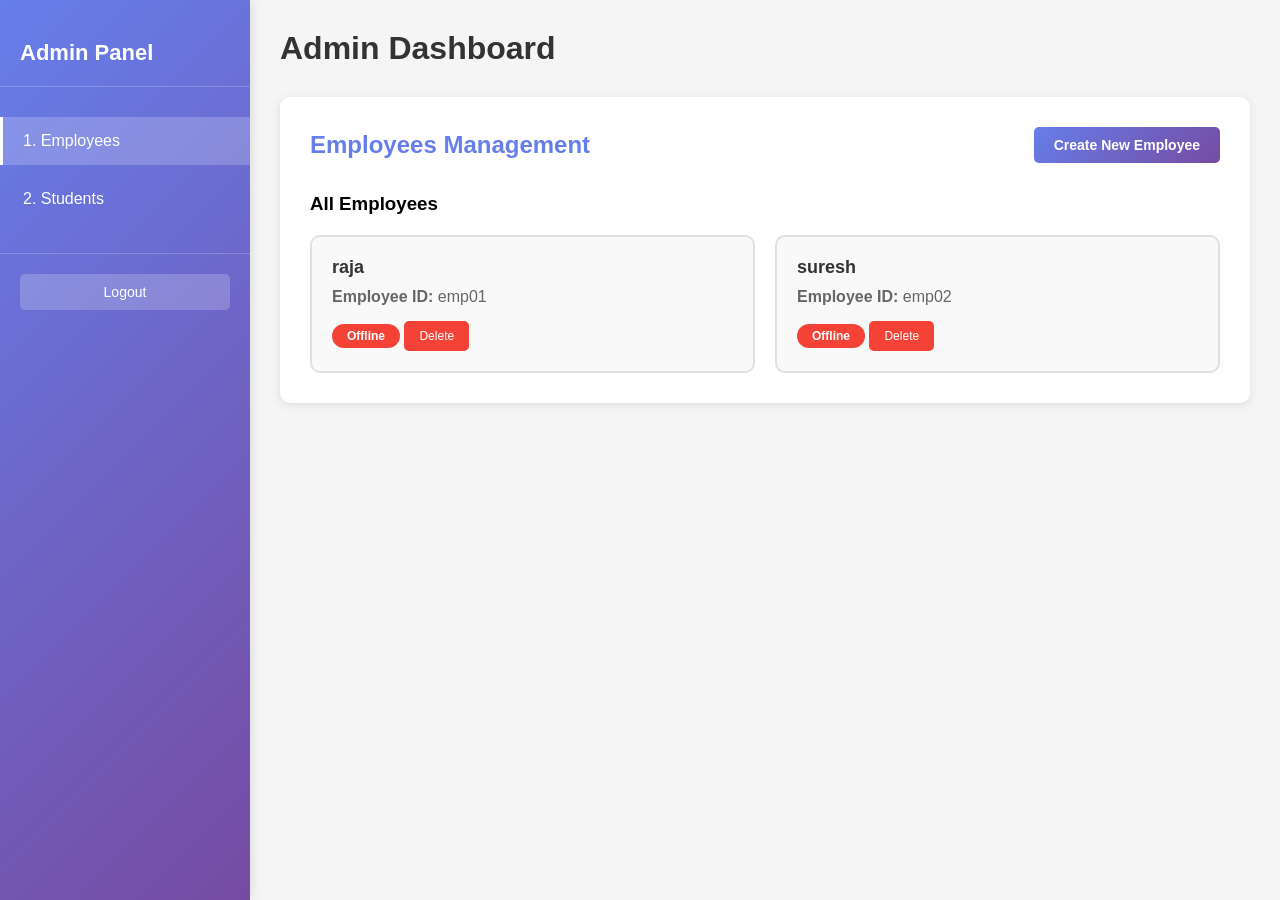
<file: admin.html>
<!DOCTYPE html>
<html lang="en">
<head>
    <meta charset="UTF-8">
    <meta name="viewport" content="width=device-width, initial-scale=1.0">
    <title>Admin Dashboard - Bharath Cares</title>
    <link rel="stylesheet" href="css/style.css">
</head>
<body>
    <div class="admin-wrapper">
        <!-- Sidebar Overlay -->
        <div class="sidebar-overlay" onclick="toggleSidebar()"></div>
        <!-- Sidebar -->
        <div class="sidebar">
            <div class="sidebar-header">
                <h2>Admin Panel</h2>
            </div>
            <ul class="sidebar-menu">
                <li><button class="sidebar-btn active" onclick="showEmployees()">1. Employees</button></li>
                <li><button class="sidebar-btn" onclick="showStudents()">2. Students</button></li>
            </ul>
            <div class="sidebar-footer">
                <button onclick="location.href='index.html'" class="logout-btn">Logout</button>
            </div>
        </div>

        <!-- Main Content -->
        <div class="admin-content">
            <div class="admin-header">
                <button class="sidebar-toggle-mobile" onclick="toggleSidebar()" aria-label="Toggle sidebar">
                    <span></span>
                    <span></span>
                    <span></span>
                </button>
                <h1>Admin Dashboard</h1>
            </div>

            <!-- Employees Section -->
            <div id="employeesSection" class="content-section">
                <div class="section-header">
                    <h2>Employees Management</h2>
                    <div class="action-buttons">
                        <button class="btn-primary" onclick="showCreateEmployee()">Create New Employee</button>
                    </div>
                </div>

                <!-- Employee List -->
                <div id="employeeListContainer" class="employee-list-container">
                    <h3>All Employees</h3>
                    <div id="employeeList" class="employee-list"></div>
                </div>

                <!-- Create Employee Form -->
                <div id="createEmployeeForm" class="form-container" style="display:none;">
                    <h3>Create New Employee</h3>
                    <input type="text" id="newEmpName" placeholder="Employee Name" required>
                    <input type="text" id="newEmpId" placeholder="Employee ID" required>
                    <input type="password" id="newEmpPassword" placeholder="Password" required>
                    <div class="form-buttons">
                        <button class="btn-primary" onclick="createEmployee()">Create Employee</button>
                        <button class="btn-secondary" onclick="cancelCreateEmployee()">Cancel</button>
                    </div>
                </div>
            </div>

            <!-- Students Section -->
            <div id="studentsSection" class="content-section" style="display:none;">
                <h2>Students Management</h2>
                <p>Student section will be implemented later.</p>
            </div>

            <!-- Employee Details Modal -->
            <div id="employeeDetailsModal" class="modal" style="display:none;">
                <div class="modal-content">
                    <span class="close" onclick="closeEmployeeDetails()">&times;</span>
                    <h2 id="employeeDetailsName">Employee Details</h2>
                    <div id="employeeDetailsContent"></div>
                </div>
            </div>
        </div>
    </div>

    <script src="js/script.js"></script>
</body>
</html>
</file>
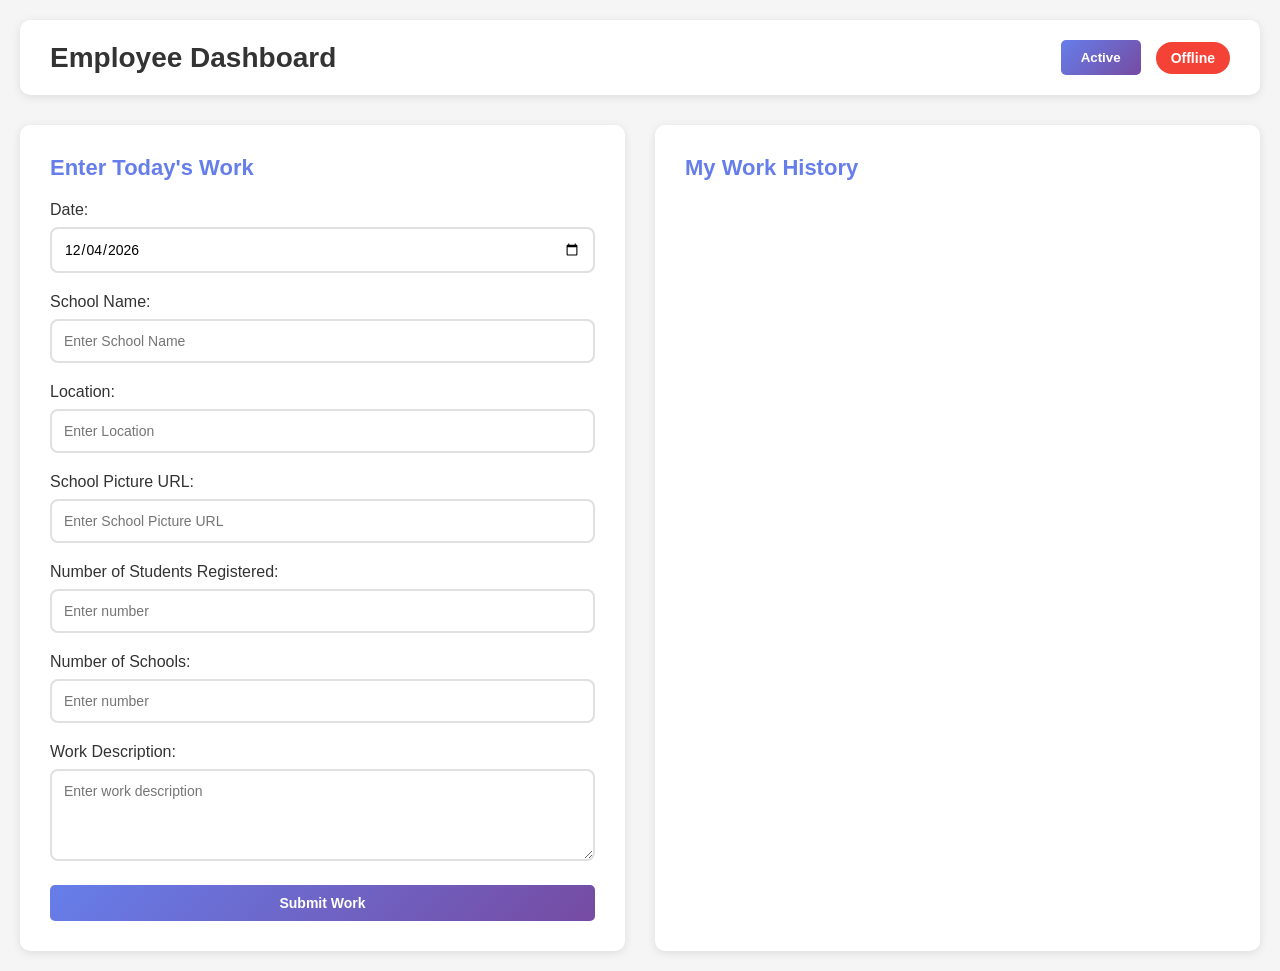
<file: employee.html>
<!DOCTYPE html>
<html lang="en">
<head>
    <meta charset="UTF-8">
    <meta name="viewport" content="width=device-width, initial-scale=1.0">
    <title>Employee Dashboard - Bharath Cares</title>
    <link rel="stylesheet" href="css/style.css">
</head>
<body>
    <div class="employee-wrapper">
        <div class="employee-header">
            <h1>Employee Dashboard</h1>
            <div class="status-control">
                <button id="activeBtn" class="active-status-btn">Active</button>
                <span id="statusIndicator" class="status-indicator offline">Offline</span>
            </div>
        </div>

        <div class="employee-content">
            <div class="work-entry-section">
                <h2>Enter Today's Work</h2>
                <form id="workEntryForm" class="work-form">
                    <div class="form-group">
                        <label>Date:</label>
                        <input type="date" id="workDate" required>
                    </div>
                    <div class="form-group">
                        <label>School Name:</label>
                        <input type="text" id="schoolName" placeholder="Enter School Name" required>
                    </div>
                    <div class="form-group">
                        <label>Location:</label>
                        <input type="text" id="location" placeholder="Enter Location" required>
                    </div>
                    <div class="form-group">
                        <label>School Picture URL:</label>
                        <input type="text" id="picUrl" placeholder="Enter School Picture URL">
                    </div>
                    <div class="form-group">
                        <label>Number of Students Registered:</label>
                        <input type="number" id="studentsRegistered" placeholder="Enter number" min="0">
                    </div>
                    <div class="form-group">
                        <label>Number of Schools:</label>
                        <input type="number" id="numberOfSchools" placeholder="Enter number" min="0">
                    </div>
                    <div class="form-group">
                        <label>Work Description:</label>
                        <textarea id="workDescription" placeholder="Enter work description" rows="4"></textarea>
                    </div>
                    <button type="submit" class="btn-primary">Submit Work</button>
                </form>
            </div>

            <div class="work-history-section">
                <h2>My Work History</h2>
                <div id="workHistory" class="work-history"></div>
            </div>
        </div>
    </div>

    <script src="js/script.js"></script>
</body>
</html>
</file>
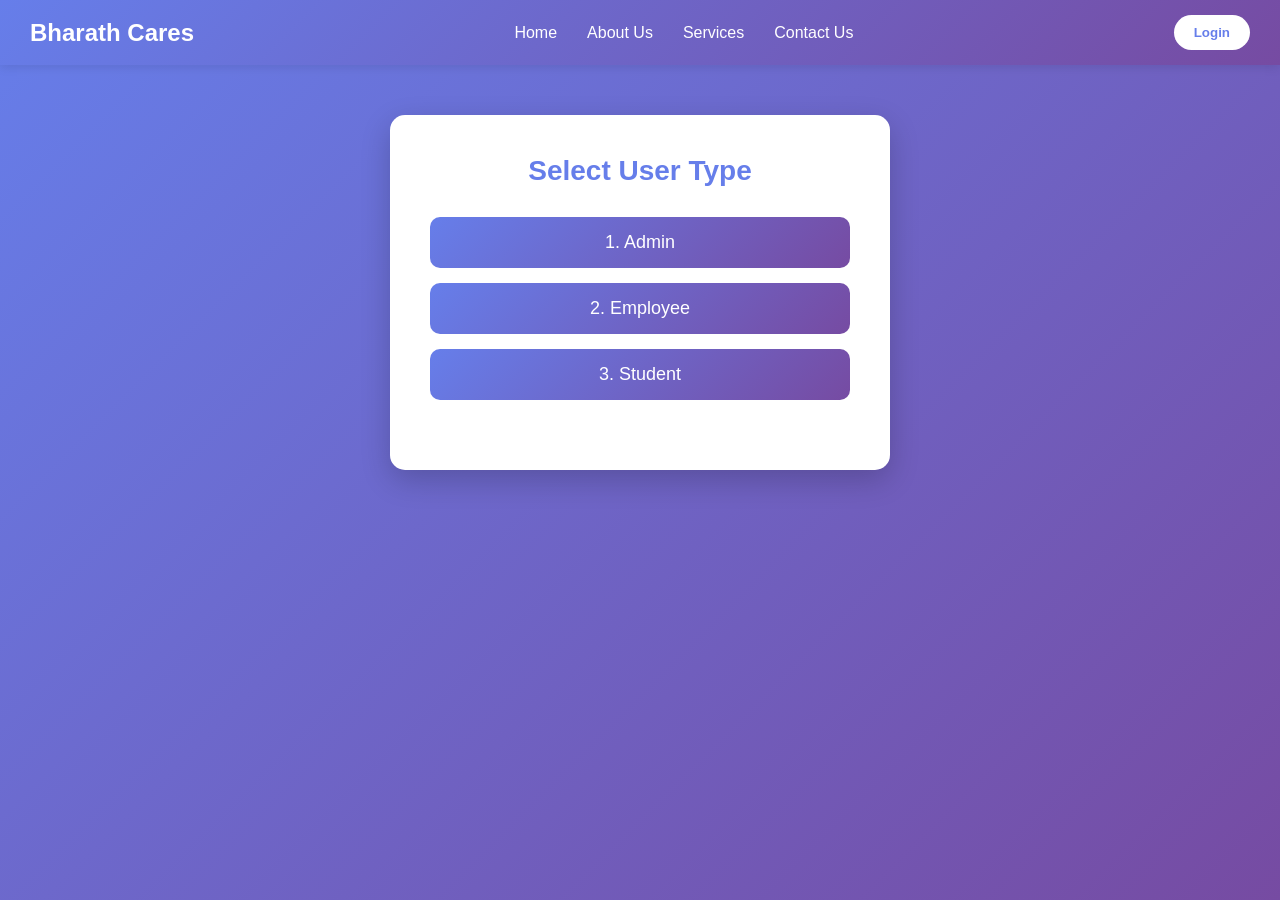
<file: login.html>
<!DOCTYPE html>
<html lang="en">
<head>
    <meta charset="UTF-8">
    <meta name="viewport" content="width=device-width, initial-scale=1.0">
    <title>Login - Bharath Cares</title>
    <link rel="stylesheet" href="css/style.css">
</head>
<body>
    <nav class="navbar">
        <div class="logo">Bharath Cares</div>
        <button class="menu-toggle" onclick="toggleMenu()" aria-label="Toggle menu">
            <span></span>
            <span></span>
            <span></span>
        </button>
        <ul class="nav-links" id="navLinks">
            <li><a href="index.html">Home</a></li>
            <li><a href="#about">About Us</a></li>
            <li><a href="#services">Services</a></li>
            <li><a href="#contact">Contact Us</a></li>
        </ul>
        <button onclick="location.href='login.html'" class="login-btn">Login</button>
    </nav>

    <div class="login-container">
        <h2>Select User Type</h2>
        <div class="user-types">
            <button id="adminBtn" class="user-type-btn">1. Admin</button>
            <button id="employeeBtn" class="user-type-btn">2. Employee</button>
            <button id="studentBtn" class="user-type-btn">3. Student</button>
        </div>

        <div id="loginForm" class="login-form" style="display:none;">
            <h3 id="loginTitle">Login</h3>
            <input type="text" id="userId" placeholder="Enter ID">
            <input type="password" id="userPassword" placeholder="Enter Password">
            <button id="loginSubmit" class="submit-btn">Login</button>
            <p id="loginError" class="error-message"></p>
            <button onclick="resetLoginForm()" class="back-btn">Back</button>
        </div>
    </div>

    <script src="js/script.js"></script>
</body>
</html>
</file>
<file: css/style.css>
* {
    margin: 0;
    padding: 0;
    box-sizing: border-box;
}

body {
    font-family: 'Segoe UI', Tahoma, Geneva, Verdana, sans-serif;
    background: linear-gradient(135deg, #667eea 0%, #764ba2 100%);
    min-height: 100vh;
}

/* Navbar Styles */
.navbar {
    background: linear-gradient(135deg, #667eea 0%, #764ba2 100%);
    color: white;
    display: flex;
    justify-content: space-between;
    align-items: center;
    padding: 15px 30px;
    box-shadow: 0 2px 10px rgba(0,0,0,0.1);
    position: sticky;
    top: 0;
    z-index: 1000;
}

.logo {
    font-size: 24px;
    font-weight: bold;
    cursor: pointer;
}

.menu-toggle {
    display: none;
    flex-direction: column;
    background: transparent;
    border: none;
    cursor: pointer;
    padding: 5px;
    gap: 4px;
}

.menu-toggle span {
    width: 25px;
    height: 3px;
    background: white;
    border-radius: 3px;
    transition: all 0.3s;
}

.menu-toggle.active span:nth-child(1) {
    transform: rotate(45deg) translate(8px, 8px);
}

.menu-toggle.active span:nth-child(2) {
    opacity: 0;
}

.menu-toggle.active span:nth-child(3) {
    transform: rotate(-45deg) translate(7px, -7px);
}

.nav-links {
    list-style: none;
    display: flex;
    gap: 30px;
    align-items: center;
}

.nav-links li a {
    color: white;
    text-decoration: none;
    font-size: 16px;
    transition: opacity 0.3s;
}

.nav-links li a:hover {
    opacity: 0.8;
}

.login-btn {
    background-color: white;
    color: #667eea;
    border: none;
    padding: 10px 20px;
    cursor: pointer;
    border-radius: 25px;
    font-weight: bold;
    transition: transform 0.2s;
}

.login-btn:hover {
    transform: scale(1.05);
}

/* Content Styles */
.content {
    text-align: center;
    padding: 100px 20px;
    color: white;
}

.content h1 {
    font-size: 48px;
    margin-bottom: 20px;
}

/* Login Page Styles */
.login-container {
    max-width: 500px;
    margin: 50px auto;
    background: white;
    padding: 40px;
    border-radius: 15px;
    box-shadow: 0 10px 30px rgba(0,0,0,0.2);
}

.login-container h2 {
    text-align: center;
    color: #667eea;
    margin-bottom: 30px;
    font-size: 28px;
}

.user-types {
    display: flex;
    flex-direction: column;
    gap: 15px;
    margin-bottom: 30px;
}

.user-type-btn {
    padding: 15px 30px;
    font-size: 18px;
    background: linear-gradient(135deg, #667eea 0%, #764ba2 100%);
    color: white;
    border: none;
    border-radius: 10px;
    cursor: pointer;
    transition: transform 0.2s, box-shadow 0.2s;
}

.user-type-btn:hover {
    transform: translateY(-2px);
    box-shadow: 0 5px 15px rgba(102, 126, 234, 0.4);
}

.login-form {
    margin-top: 30px;
    animation: slideDown 0.3s;
}

@keyframes slideDown {
    from {
        opacity: 0;
        transform: translateY(-10px);
    }
    to {
        opacity: 1;
        transform: translateY(0);
    }
}

.login-form h3 {
    color: #667eea;
    margin-bottom: 20px;
    text-align: center;
}

.login-form input {
    width: 100%;
    padding: 12px;
    margin: 10px 0;
    border: 2px solid #e0e0e0;
    border-radius: 8px;
    font-size: 16px;
    transition: border-color 0.3s;
}

.login-form input:focus {
    outline: none;
    border-color: #667eea;
}

.submit-btn {
    width: 100%;
    padding: 12px;
    background: linear-gradient(135deg, #667eea 0%, #764ba2 100%);
    color: white;
    border: none;
    border-radius: 8px;
    font-size: 16px;
    font-weight: bold;
    cursor: pointer;
    margin-top: 10px;
    transition: transform 0.2s;
}

.submit-btn:hover {
    transform: scale(1.02);
}

.back-btn {
    width: 100%;
    padding: 10px;
    background: #f0f0f0;
    color: #333;
    border: none;
    border-radius: 8px;
    font-size: 14px;
    cursor: pointer;
    margin-top: 10px;
}

.error-message {
    color: red;
    text-align: center;
    margin-top: 10px;
    font-size: 14px;
}

/* Admin Page Styles */
.admin-wrapper {
    display: flex;
    min-height: 100vh;
    background: #f5f5f5;
    position: relative;
}

.sidebar-overlay {
    display: none;
    position: fixed;
    top: 0;
    left: 0;
    width: 100%;
    height: 100%;
    background: rgba(0, 0, 0, 0.5);
    z-index: 999;
    opacity: 0;
    transition: opacity 0.3s ease;
}

.sidebar-overlay.active {
    display: block;
    opacity: 1;
}

.sidebar {
    width: 250px;
    background: linear-gradient(135deg, #667eea 0%, #764ba2 100%);
    color: white;
    padding: 20px 0;
    box-shadow: 2px 0 10px rgba(0,0,0,0.1);
}

.sidebar-header {
    padding: 20px;
    border-bottom: 1px solid rgba(255,255,255,0.2);
}

.sidebar-header h2 {
    font-size: 22px;
}

.sidebar-menu {
    list-style: none;
    padding: 20px 0;
}

.sidebar-menu li {
    margin: 10px 0;
}

.sidebar-btn {
    width: 100%;
    padding: 15px 20px;
    background: transparent;
    color: white;
    border: none;
    text-align: left;
    cursor: pointer;
    font-size: 16px;
    transition: background 0.3s;
    border-left: 3px solid transparent;
}

.sidebar-btn:hover {
    background: rgba(255,255,255,0.1);
}

.sidebar-btn.active {
    background: rgba(255,255,255,0.2);
    border-left-color: white;
}

.sidebar-footer {
    padding: 20px;
    border-top: 1px solid rgba(255,255,255,0.2);
    margin-top: auto;
}

.logout-btn {
    width: 100%;
    padding: 10px;
    background: rgba(255,255,255,0.2);
    color: white;
    border: none;
    border-radius: 5px;
    cursor: pointer;
    font-size: 14px;
}

.logout-btn:hover {
    background: rgba(255,255,255,0.3);
}

.admin-content {
    flex: 1;
    padding: 30px;
    overflow-y: auto;
}

.admin-header {
    margin-bottom: 30px;
    display: flex;
    align-items: center;
    gap: 15px;
}

.admin-header h1 {
    color: #333;
    font-size: 32px;
    flex: 1;
}

.sidebar-toggle-mobile {
    display: none;
    flex-direction: column;
    background: linear-gradient(135deg, #667eea 0%, #764ba2 100%);
    border: none;
    cursor: pointer;
    padding: 8px;
    gap: 4px;
    border-radius: 5px;
}

.sidebar-toggle-mobile span {
    width: 20px;
    height: 2px;
    background: white;
    border-radius: 2px;
    transition: all 0.3s;
}

.sidebar-toggle-mobile.active span:nth-child(1) {
    transform: rotate(45deg) translate(6px, 6px);
}

.sidebar-toggle-mobile.active span:nth-child(2) {
    opacity: 0;
}

.sidebar-toggle-mobile.active span:nth-child(3) {
    transform: rotate(-45deg) translate(6px, -6px);
}

.content-section {
    background: white;
    padding: 30px;
    border-radius: 10px;
    box-shadow: 0 2px 10px rgba(0,0,0,0.1);
}

.section-header {
    display: flex;
    justify-content: space-between;
    align-items: center;
    margin-bottom: 30px;
}

.section-header h2 {
    color: #667eea;
    font-size: 24px;
}

.action-buttons {
    display: flex;
    gap: 10px;
}

.btn-primary {
    padding: 10px 20px;
    background: linear-gradient(135deg, #667eea 0%, #764ba2 100%);
    color: white;
    border: none;
    border-radius: 5px;
    cursor: pointer;
    font-size: 14px;
    font-weight: bold;
    transition: transform 0.2s;
}

.btn-primary:hover {
    transform: scale(1.05);
}

.btn-secondary {
    padding: 10px 20px;
    background: #f0f0f0;
    color: #333;
    border: none;
    border-radius: 5px;
    cursor: pointer;
    font-size: 14px;
}

.btn-secondary:hover {
    background: #e0e0e0;
}

.employee-list-container {
    margin-top: 20px;
}

.employee-list {
    display: grid;
    grid-template-columns: repeat(auto-fill, minmax(300px, 1fr));
    gap: 20px;
    margin-top: 20px;
}

.employee-card {
    background: #f9f9f9;
    padding: 20px;
    border-radius: 10px;
    border: 2px solid #e0e0e0;
    cursor: pointer;
    transition: all 0.3s;
}

.employee-card:hover {
    border-color: #667eea;
    transform: translateY(-2px);
    box-shadow: 0 5px 15px rgba(0,0,0,0.1);
}

.employee-card h4 {
    color: #333;
    margin-bottom: 10px;
    font-size: 18px;
}

.employee-card p {
    color: #666;
    margin: 5px 0;
}

.employee-status {
    display: inline-block;
    padding: 5px 15px;
    border-radius: 20px;
    font-size: 12px;
    font-weight: bold;
    margin-top: 10px;
}

.employee-status.active {
    background: #4caf50;
    color: white;
}

.employee-status.offline {
    background: #f44336;
    color: white;
}

.form-container {
    background: #f9f9f9;
    padding: 25px;
    border-radius: 10px;
    margin-top: 20px;
}

.form-container h3 {
    color: #667eea;
    margin-bottom: 20px;
}

.form-container input {
    width: 100%;
    padding: 12px;
    margin: 10px 0;
    border: 2px solid #e0e0e0;
    border-radius: 8px;
    font-size: 14px;
}

.form-container input:focus {
    outline: none;
    border-color: #667eea;
}

.form-buttons {
    display: flex;
    gap: 10px;
    margin-top: 20px;
}

/* Modal Styles */
.modal {
    display: none;
    position: fixed;
    z-index: 2000;
    left: 0;
    top: 0;
    width: 100%;
    height: 100%;
    background-color: rgba(0,0,0,0.5);
    overflow: auto;
}

.modal-content {
    background-color: white;
    margin: 5% auto;
    padding: 30px;
    border-radius: 10px;
    width: 90%;
    max-width: 800px;
    max-height: 80vh;
    overflow-y: auto;
    box-shadow: 0 10px 30px rgba(0,0,0,0.3);
}

.close {
    color: #aaa;
    float: right;
    font-size: 28px;
    font-weight: bold;
    cursor: pointer;
}

.close:hover {
    color: #000;
}

.employee-details {
    margin-top: 20px;
}

.work-item {
    background: #f9f9f9;
    padding: 20px;
    margin: 15px 0;
    border-radius: 10px;
    border-left: 4px solid #667eea;
}

.work-item h4 {
    color: #667eea;
    margin-bottom: 10px;
}

.work-item p {
    color: #666;
    margin: 5px 0;
}

.work-item img {
    max-width: 100%;
    height: auto;
    border-radius: 8px;
    margin-top: 10px;
}

.delete-btn {
    padding: 8px 15px;
    background: #f44336;
    color: white;
    border: none;
    border-radius: 5px;
    cursor: pointer;
    font-size: 12px;
    margin-top: 10px;
}

.delete-btn:hover {
    background: #d32f2f;
}

/* Employee Page Styles */
.employee-wrapper {
    min-height: 100vh;
    background: #f5f5f5;
    padding: 20px;
}

.employee-header {
    background: white;
    padding: 20px 30px;
    border-radius: 10px;
    box-shadow: 0 2px 10px rgba(0,0,0,0.1);
    display: flex;
    justify-content: space-between;
    align-items: center;
    margin-bottom: 30px;
}

.employee-header h1 {
    color: #333;
    font-size: 28px;
}

.status-control {
    display: flex;
    align-items: center;
    gap: 15px;
}

.active-status-btn {
    padding: 10px 20px;
    background: linear-gradient(135deg, #667eea 0%, #764ba2 100%);
    color: white;
    border: none;
    border-radius: 5px;
    cursor: pointer;
    font-weight: bold;
    transition: transform 0.2s;
}

.active-status-btn:hover {
    transform: scale(1.05);
}

.status-indicator {
    padding: 8px 15px;
    border-radius: 20px;
    font-weight: bold;
    font-size: 14px;
}

.status-indicator.active {
    background: #4caf50;
    color: white;
}

.status-indicator.offline {
    background: #f44336;
    color: white;
}

.employee-content {
    display: grid;
    grid-template-columns: 1fr 1fr;
    gap: 30px;
}

.work-entry-section,
.work-history-section {
    background: white;
    padding: 30px;
    border-radius: 10px;
    box-shadow: 0 2px 10px rgba(0,0,0,0.1);
}

.work-entry-section h2,
.work-history-section h2 {
    color: #667eea;
    margin-bottom: 20px;
    font-size: 22px;
}

.work-form {
    display: flex;
    flex-direction: column;
}

.form-group {
    margin-bottom: 20px;
}

.form-group label {
    display: block;
    color: #333;
    margin-bottom: 8px;
    font-weight: 500;
}

.form-group input,
.form-group textarea {
    width: 100%;
    padding: 12px;
    border: 2px solid #e0e0e0;
    border-radius: 8px;
    font-size: 14px;
    font-family: inherit;
}

.form-group input:focus,
.form-group textarea:focus {
    outline: none;
    border-color: #667eea;
}

.work-history {
    max-height: 500px;
    overflow-y: auto;
}

.work-history-item {
    background: #f9f9f9;
    padding: 15px;
    margin-bottom: 15px;
    border-radius: 8px;
    border-left: 4px solid #667eea;
}

.work-history-item h4 {
    color: #667eea;
    margin-bottom: 8px;
}

.work-history-item p {
    color: #666;
    margin: 5px 0;
    font-size: 14px;
}

.work-history-item img {
    max-width: 100%;
    height: auto;
    border-radius: 5px;
    margin-top: 10px;
}

/* Responsive Design */

/* Tablet and below (768px) */
@media (max-width: 768px) {
    /* Navbar */
    .navbar {
        padding: 12px 15px;
        flex-wrap: wrap;
        position: relative;
    }
    
    .logo {
        font-size: 20px;
    }
    
    .menu-toggle {
        display: flex;
        order: 2;
        margin-left: auto;
        margin-right: 10px;
    }
    
    .nav-links {
        display: none;
        flex-direction: column;
        position: absolute;
        top: 100%;
        left: 0;
        right: 0;
        background: linear-gradient(135deg, #667eea 0%, #764ba2 100%);
        padding: 20px;
        gap: 15px;
        box-shadow: 0 4px 10px rgba(0,0,0,0.2);
        z-index: 1001;
        width: 100%;
    }
    
    .nav-links.active {
        display: flex;
    }
    
    .nav-links li {
        width: 100%;
        text-align: center;
    }
    
    .nav-links li a {
        display: block;
        padding: 10px;
        font-size: 16px;
    }
    
    .login-btn {
        padding: 8px 15px;
        font-size: 14px;
        order: 3;
    }
    
    /* Content */
    .content {
        padding: 50px 15px;
    }
    
    .content h1 {
        font-size: 32px;
    }
    
    /* Login Container */
    .login-container {
        margin: 30px 15px;
        padding: 25px 20px;
    }
    
    .login-container h2 {
        font-size: 24px;
        margin-bottom: 20px;
    }
    
    .user-type-btn {
        padding: 12px 20px;
        font-size: 16px;
        min-height: 44px; /* Touch target size */
    }
    
    /* Admin Page */
    .admin-wrapper {
        flex-direction: column;
    }
    
    .sidebar-toggle-mobile {
        display: flex;
    }
    
    .sidebar-overlay {
        display: block;
    }
    
    .sidebar {
        width: 280px;
        max-width: 80%;
        padding: 15px 0;
        position: fixed;
        top: 0;
        left: -100%;
        height: 100vh;
        z-index: 1000;
        transition: left 0.3s ease;
        overflow-y: auto;
        box-shadow: 2px 0 10px rgba(0,0,0,0.3);
    }
    
    .sidebar.active {
        left: 0;
    }
    
    .sidebar-overlay.active {
        display: block;
    }
    
    .sidebar-header {
        padding: 15px;
    }
    
    .sidebar-header h2 {
        font-size: 20px;
    }
    
    .sidebar-menu {
        padding: 10px 0;
        display: flex;
        flex-direction: column;
    }
    
    .sidebar-menu li {
        margin: 5px 0;
        width: 100%;
    }
    
    .sidebar-btn {
        padding: 15px 20px;
        font-size: 14px;
        text-align: left;
        border-left: 3px solid transparent;
        border-bottom: none;
        width: 100%;
        min-height: 44px; /* Touch target size */
    }
    
    .sidebar-btn.active {
        border-left-color: white;
        border-bottom: none;
    }
    
    .admin-content {
        width: 100%;
    }
    
    .admin-header h1 {
        font-size: 22px;
    }
    
    .admin-content {
        padding: 20px 15px;
    }
    
    .admin-header h1 {
        font-size: 24px;
    }
    
    .content-section {
        padding: 20px 15px;
    }
    
    .section-header {
        flex-direction: column;
        align-items: flex-start;
        gap: 15px;
    }
    
    .section-header h2 {
        font-size: 20px;
    }
    
    .action-buttons {
        width: 100%;
    }
    
    .btn-primary,
    .btn-secondary {
        flex: 1;
        padding: 12px;
        font-size: 13px;
        min-height: 44px; /* Touch target size */
    }
    
    .employee-list {
        grid-template-columns: 1fr;
        gap: 15px;
    }
    
    .employee-card {
        padding: 15px;
    }
    
    .employee-card h4 {
        font-size: 16px;
    }
    
    /* Modal */
    .modal-content {
        margin: 10% auto;
        padding: 20px 15px;
        width: 95%;
        max-height: 85vh;
    }
    
    .close {
        font-size: 24px;
    }
    
    .work-item {
        padding: 15px;
        margin: 10px 0;
    }
    
    /* Employee Page */
    .employee-wrapper {
        padding: 15px;
    }
    
    .employee-header {
        padding: 15px 20px;
        flex-direction: column;
        gap: 15px;
        align-items: flex-start;
    }
    
    .employee-header h1 {
        font-size: 22px;
    }
    
    .status-control {
        width: 100%;
        justify-content: space-between;
    }
    
    .active-status-btn {
        padding: 10px 15px;
        font-size: 14px;
    }
    
    .employee-content {
        grid-template-columns: 1fr;
        gap: 20px;
    }
    
    .work-entry-section,
    .work-history-section {
        padding: 20px 15px;
    }
    
    .work-entry-section h2,
    .work-history-section h2 {
        font-size: 20px;
    }
    
    .form-group {
        margin-bottom: 15px;
    }
    
    .form-group input,
    .form-group textarea {
        padding: 10px;
        font-size: 14px;
    }
    
    .work-history {
        max-height: 400px;
    }
    
    .work-history-item {
        padding: 12px;
    }
}

/* Mobile (480px and below) */
@media (max-width: 480px) {
    /* Navbar */
    .navbar {
        padding: 10px 12px;
    }
    
    .logo {
        font-size: 18px;
    }
    
    .menu-toggle {
        margin-right: 8px;
    }
    
    .menu-toggle span {
        width: 22px;
        height: 2.5px;
    }
    
    .nav-links {
        padding: 15px;
        gap: 10px;
    }
    
    .nav-links li a {
        font-size: 14px;
        padding: 8px;
    }
    
    .login-btn {
        padding: 6px 12px;
        font-size: 12px;
    }
    
    /* Content */
    .content {
        padding: 30px 10px;
    }
    
    .content h1 {
        font-size: 24px;
    }
    
    /* Login Container */
    .login-container {
        margin: 20px 10px;
        padding: 20px 15px;
    }
    
    .login-container h2 {
        font-size: 20px;
        margin-bottom: 15px;
    }
    
    .user-type-btn {
        padding: 12px 15px;
        font-size: 14px;
    }
    
    .login-form input {
        padding: 10px;
        font-size: 14px;
    }
    
    .submit-btn,
    .back-btn {
        padding: 12px;
        font-size: 14px;
        min-height: 44px; /* Touch target size */
    }
    
    /* Admin Page */
    .sidebar {
        padding: 10px 0;
    }
    
    .sidebar-header {
        padding: 12px;
    }
    
    .sidebar-header h2 {
        font-size: 18px;
    }
    
    .sidebar-menu {
        padding: 8px 0;
    }
    
    .sidebar-menu li {
        margin: 3px;
        min-width: 100px;
    }
    
    .sidebar-btn {
        padding: 10px 12px;
        font-size: 12px;
    }
    
    .sidebar-footer {
        padding: 12px;
    }
    
    .logout-btn {
        padding: 8px;
        font-size: 12px;
    }
    
    .admin-content {
        padding: 15px 10px;
    }
    
    .admin-header h1 {
        font-size: 20px;
    }
    
    .content-section {
        padding: 15px 10px;
    }
    
    .section-header h2 {
        font-size: 18px;
    }
    
    .btn-primary,
    .btn-secondary {
        padding: 10px;
        font-size: 12px;
    }
    
    .employee-card {
        padding: 12px;
    }
    
    .employee-card h4 {
        font-size: 14px;
    }
    
    .employee-card p {
        font-size: 12px;
    }
    
    .employee-status {
        padding: 4px 12px;
        font-size: 11px;
    }
    
    .delete-btn {
        padding: 6px 12px;
        font-size: 11px;
    }
    
    .form-container {
        padding: 15px 10px;
    }
    
    .form-container h3 {
        font-size: 16px;
    }
    
    .form-container input {
        padding: 10px;
        font-size: 13px;
    }
    
    /* Modal */
    .modal-content {
        margin: 5% auto;
        padding: 15px 10px;
        width: 98%;
        max-height: 90vh;
    }
    
    .modal-content h2 {
        font-size: 18px;
    }
    
    .close {
        font-size: 20px;
    }
    
    .work-item {
        padding: 12px;
        margin: 8px 0;
    }
    
    .work-item h4 {
        font-size: 14px;
    }
    
    .work-item p {
        font-size: 12px;
    }
    
    /* Employee Page */
    .employee-wrapper {
        padding: 10px;
    }
    
    .employee-header {
        padding: 12px 15px;
    }
    
    .employee-header h1 {
        font-size: 18px;
    }
    
    .status-control {
        flex-direction: column;
        gap: 10px;
        width: 100%;
    }
    
    .active-status-btn {
        width: 100%;
        padding: 10px;
        font-size: 13px;
    }
    
    .status-indicator {
        padding: 6px 12px;
        font-size: 12px;
    }
    
    .work-entry-section,
    .work-history-section {
        padding: 15px 10px;
    }
    
    .work-entry-section h2,
    .work-history-section h2 {
        font-size: 18px;
    }
    
    .form-group label {
        font-size: 13px;
    }
    
    .form-group input,
    .form-group textarea {
        padding: 10px;
        font-size: 13px;
    }
    
    .work-history {
        max-height: 300px;
    }
    
    .work-history-item {
        padding: 10px;
    }
    
    .work-history-item h4 {
        font-size: 14px;
    }
    
    .work-history-item p {
        font-size: 12px;
    }
}

/* Small Mobile (360px and below) */
@media (max-width: 360px) {
    .navbar {
        padding: 8px 10px;
    }
    
    .logo {
        font-size: 16px;
    }
    
    .nav-links {
        gap: 8px;
        font-size: 11px;
    }
    
    .nav-links li a {
        font-size: 11px;
    }
    
    .login-btn {
        padding: 5px 10px;
        font-size: 11px;
    }
    
    .content h1 {
        font-size: 20px;
    }
    
    .login-container {
        margin: 15px 8px;
        padding: 15px 12px;
    }
    
    .login-container h2 {
        font-size: 18px;
    }
    
    .user-type-btn {
        padding: 10px 12px;
        font-size: 13px;
    }
    
    .admin-header h1 {
        font-size: 18px;
    }
    
    .section-header h2 {
        font-size: 16px;
    }
    
    .employee-header h1 {
        font-size: 16px;
    }
    
    .work-entry-section h2,
    .work-history-section h2 {
        font-size: 16px;
    }
}

/* Landscape orientation for mobile */
@media (max-width: 768px) and (orientation: landscape) {
    .content {
        padding: 30px 15px;
    }
    
    .login-container {
        margin: 20px auto;
        max-width: 90%;
    }
    
    .admin-content {
        padding: 15px;
    }
    
    .employee-content {
        grid-template-columns: 1fr 1fr;
    }
}

/* Print styles */
@media print {
    .navbar,
    .sidebar,
    .login-btn,
    .active-status-btn,
    .delete-btn,
    .btn-primary,
    .btn-secondary {
        display: none;
    }
    
    .admin-wrapper {
        flex-direction: column;
    }
    
    .admin-content {
        padding: 0;
    }
    
    .content-section {
        box-shadow: none;
        border: 1px solid #ccc;
    }
}
</file>
